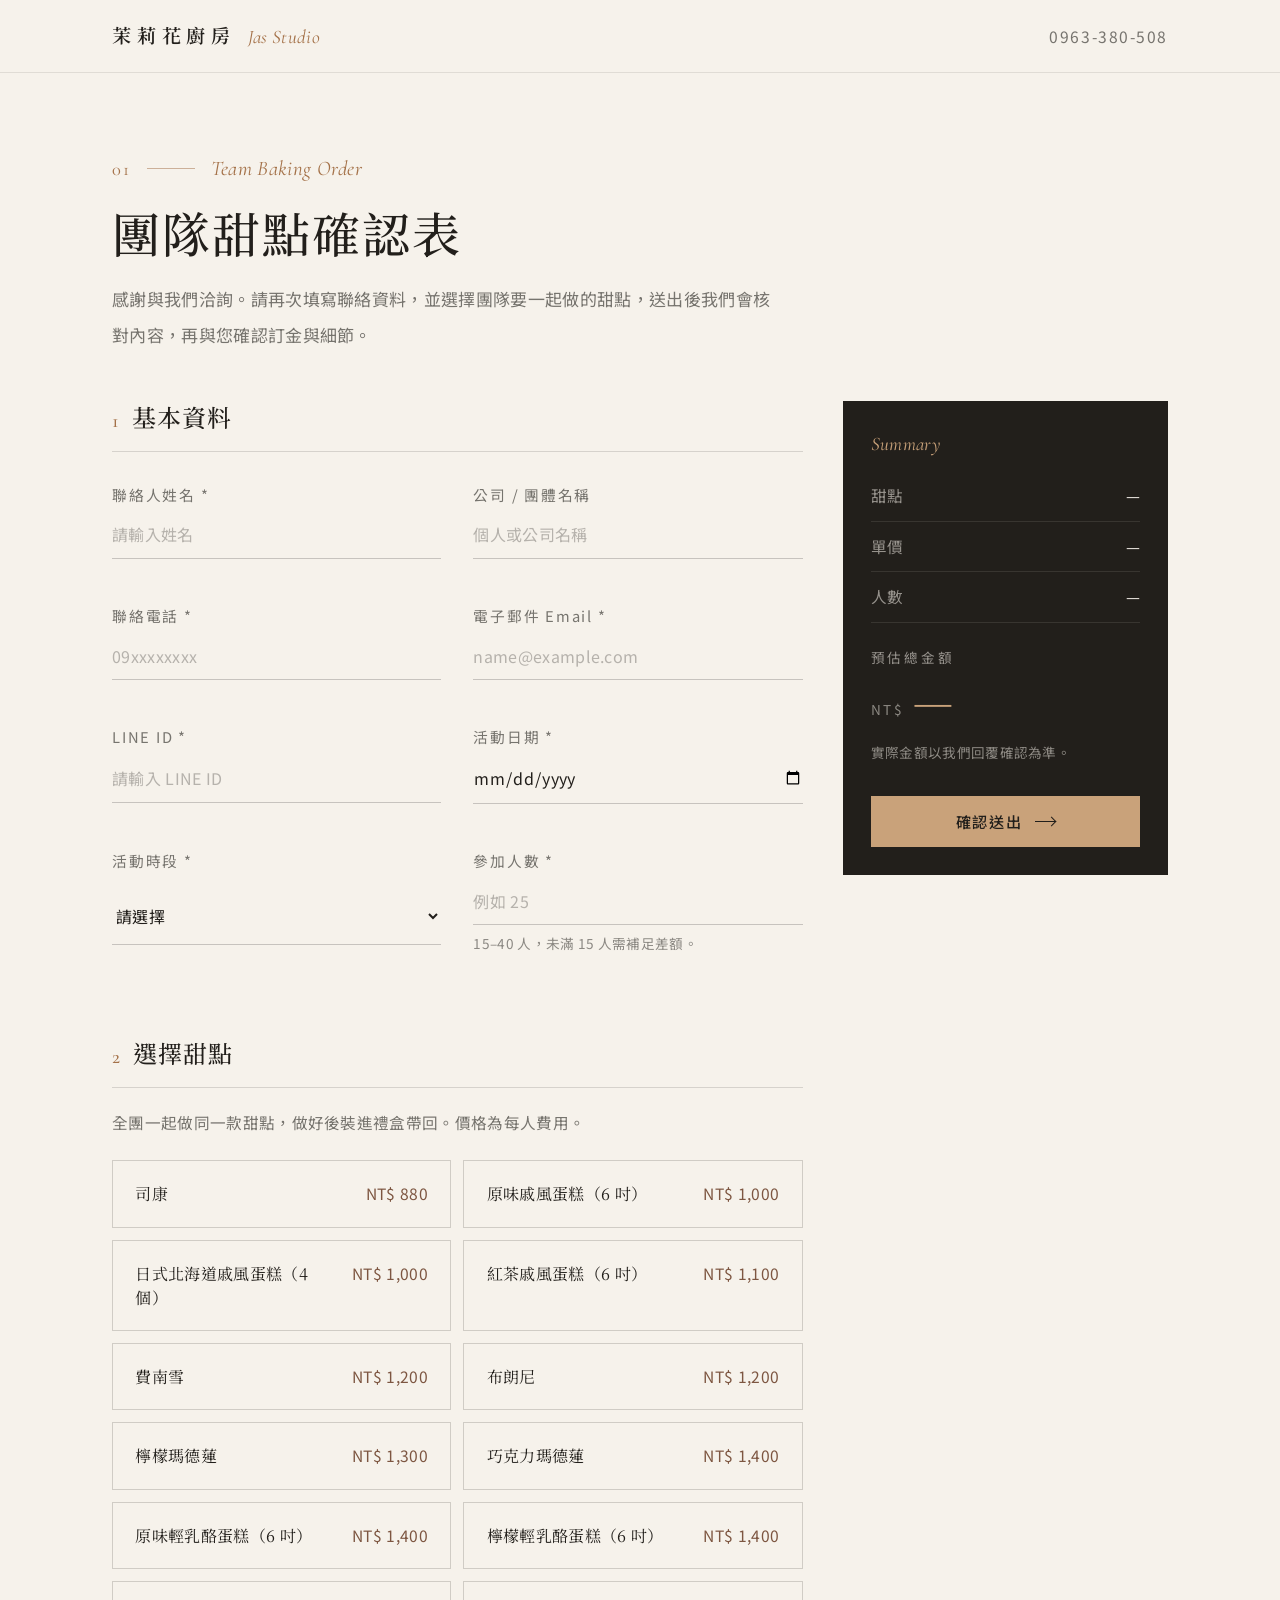
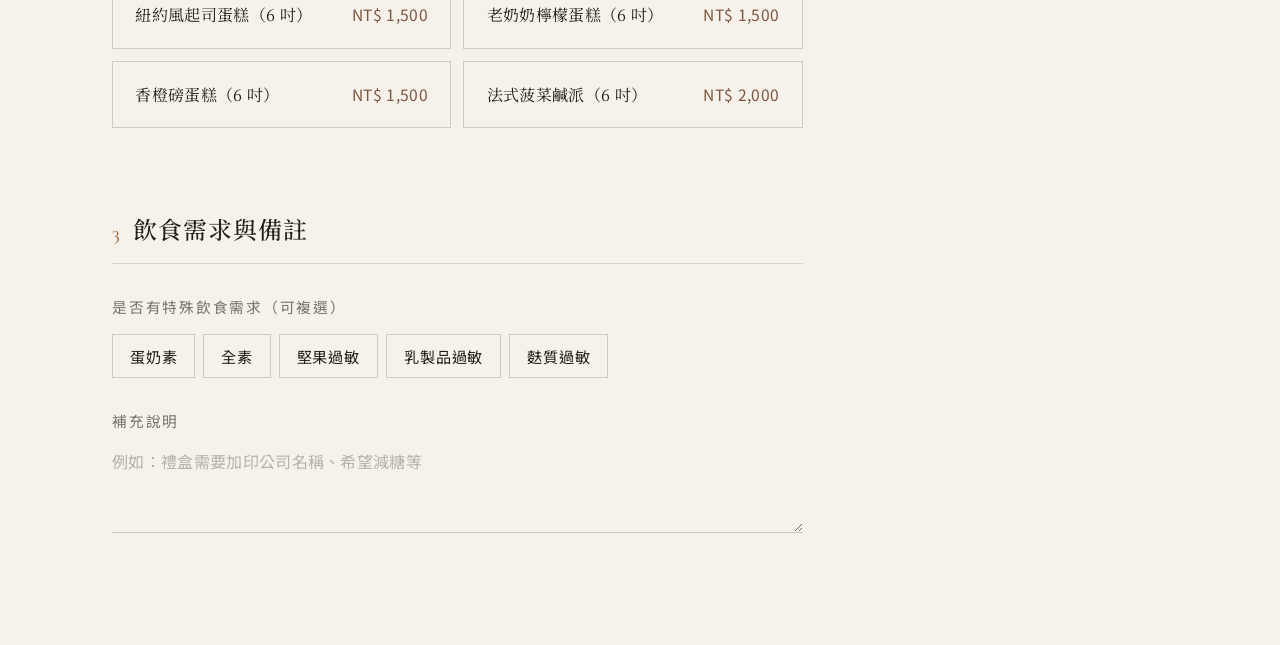
<file: dessert.html>
<!doctype html>
<html lang="zh-Hant">
<head>
	<!-- Google tag (gtag.js) -->
	<script async src="https://www.googletagmanager.com/gtag/js?id=G-F0FWMT22MZ"></script>
	<script>
		window.dataLayer = window.dataLayer || [];
		function gtag(){dataLayer.push(arguments);}
		gtag('js', new Date());
		gtag('config', 'G-F0FWMT22MZ');
	</script>
	<!-- Microsoft Clarity -->
	<script type="text/javascript">
		(function(c,l,a,r,i,t,y){
			c[a]=c[a]||function(){(c[a].q=c[a].q||[]).push(arguments)};
			t=l.createElement(r);t.async=1;t.src="https://www.clarity.ms/tag/"+i;
			y=l.getElementsByTagName(r)[0];y.parentNode.insertBefore(t,y);
		})(window, document, "clarity", "script", "ytkfrgd1cv");
	</script>
	<meta charset="UTF-8">
	<meta name="viewport" content="width=device-width, initial-scale=1.0, viewport-fit=cover">
	<meta name="robots" content="noindex, nofollow">
	<meta name="theme-color" content="#f6f2eb">
	<title>團隊甜點確認表｜茉莉花廚房 Jas Studio</title>
	<link rel="icon" href="data:image/svg+xml,%3Csvg xmlns='http://www.w3.org/2000/svg' viewBox='0 0 64 64'%3E%3Crect width='64' height='64' fill='%23221f1b'/%3E%3Ctext x='32' y='43' font-size='30' text-anchor='middle' fill='%23c9a27a' font-family='serif'%3E茉%3C/text%3E%3C/svg%3E">
	<link rel="preconnect" href="https://fonts.googleapis.com">
	<link rel="preconnect" href="https://fonts.gstatic.com" crossorigin>
	<link href="https://fonts.googleapis.com/css2?family=Cormorant+Garamond:ital,wght@0,400;0,500;1,400&family=Noto+Sans+TC:wght@400;500&family=Noto+Serif+TC:wght@500;600&display=swap" rel="stylesheet">
	<style>
		body { background: #f6f2eb; color: #221f1b; letter-spacing: 0.02em; }
		h1, h2, h3 { text-wrap: balance; letter-spacing: 0.04em; }
		p { text-wrap: pretty; }
		.en { font-family: 'Cormorant Garamond', serif; }
		.kicker { display: flex; align-items: baseline; gap: 1rem; color: #a47148; }
		.kicker .num { font-family: 'Cormorant Garamond', serif; font-size: 1.15rem; letter-spacing: 0.1em; }
		.kicker .line { width: 3rem; height: 1px; background: currentColor; opacity: 0.5; align-self: center; }
		.kicker .label { font-family: 'Cormorant Garamond', serif; font-style: italic; font-size: 1.3rem; }

		.btn { display: inline-flex; align-items: center; justify-content: center; gap: 0.75rem; padding: 1rem 1.7rem; font-size: 0.95rem; font-weight: 500; letter-spacing: 0.12em; line-height: 1.2; transition: background-color 0.35s ease; }
		.btn .arrow { display: inline-block; width: 1.25rem; height: 1px; background: currentColor; position: relative; transition: width 0.35s ease; }
		.btn .arrow::after { content: ''; position: absolute; right: 0; top: -3px; width: 7px; height: 7px; border-top: 1px solid currentColor; border-right: 1px solid currentColor; transform: rotate(45deg); }
		.btn:hover .arrow { width: 1.9rem; }
		.btn-dark { background: #221f1b; color: #f6f2eb; }
		.btn-dark:hover { background: #7d5641; }
		a:focus-visible, button:focus-visible { outline: 1px solid #a47148; outline-offset: 4px; }

		.form-field { display: grid; gap: 0.35rem; }
		.form-field label, .form-label { font-size: 0.92rem; letter-spacing: 0.12em; color: rgba(34, 31, 27, 0.6); }
		.form-field input, .form-field textarea, .form-field select { width: 100%; border: 0; border-bottom: 1px solid rgba(34, 31, 27, 0.22); background: transparent; padding: 0.7rem 0; font-size: 1rem; outline: none; border-radius: 0; transition: border-color 0.3s ease; }
		.form-field input::placeholder, .form-field textarea::placeholder { color: rgba(34, 31, 27, 0.3); }
		.form-field input:focus, .form-field textarea:focus, .form-field select:focus { border-color: #221f1b; }
		[aria-invalid="true"] { border-color: #a4321f !important; }
		.form-error { min-height: 1.3rem; color: #a4321f; font-size: 0.85rem; }

		.chip-group { display: flex; flex-wrap: wrap; gap: 0.5rem; }
		.chip-group input { position: absolute; opacity: 0; pointer-events: none; }
		.chip-group label { cursor: pointer; border: 1px solid rgba(34, 31, 27, 0.18); padding: 0.6rem 1.05rem; font-size: 0.95rem; letter-spacing: 0.06em; transition: all 0.3s ease; }
		.chip-group label:hover { border-color: #221f1b; }
		.chip-group input:checked + label { border-color: #221f1b; background: #221f1b; color: #f6f2eb; }
		.chip-group input:focus-visible + label { outline: 1px solid #a47148; outline-offset: 3px; }

		/* 方案選擇卡 */
		.plan-option input { position: absolute; opacity: 0; pointer-events: none; }
		.plan-option label { display: flex; height: 100%; cursor: pointer; flex-direction: column; border: 1px solid rgba(34, 31, 27, 0.18); padding: 1.25rem 1.4rem; transition: all 0.3s ease; }
		.plan-option label:hover { border-color: #221f1b; }
		.plan-option input:checked + label { border-color: #221f1b; background: #221f1b; color: #f6f2eb; }
		.plan-option input:checked + label .muted { color: rgba(246, 242, 235, 0.6); }
		.plan-option input:checked + label .price { color: #c9a27a; }
		.plan-option input:focus-visible + label { outline: 1px solid #a47148; outline-offset: 3px; }

		.form-status { padding: 0.9rem 1rem; font-size: 0.975rem; line-height: 1.7; }
	</style>
	<link rel="stylesheet" href="./styles.css?v=1">
</head>
<body class="font-sans antialiased selection:bg-gold selection:text-ink">
	<header class="border-b border-ink/10">
		<div class="mx-auto flex max-w-[72rem] items-baseline justify-between gap-4 px-5 py-5 lg:px-12">
			<a href="./index.html" class="flex items-baseline gap-3"><span class="font-display text-lg font-semibold tracking-[0.3em]">茉莉花廚房</span><span class="en whitespace-nowrap text-lg italic text-amber">Jas Studio</span></a>
			<a href="tel:0963380508" class="text-sm tracking-[0.1em] text-ink/60 hover:text-ink">0963-380-508</a>
		</div>
	</header>

	<main class="mx-auto max-w-[72rem] px-5 pb-28 pt-14 lg:px-12 lg:pt-20">
		<p class="kicker"><span class="num">01</span><span class="line"></span><span class="label">Team Baking Order</span></p>
		<h1 class="mt-6 font-display text-4xl font-medium leading-[1.35] sm:text-5xl">團隊甜點確認表</h1>
		<p class="mt-6 max-w-2xl text-base leading-9 text-ink/60">感謝與我們洽詢。請再次填寫聯絡資料，並選擇團隊要一起做的甜點，送出後我們會核對內容，再與您確認訂金與細節。</p>

		<div id="formStatus" class="form-status mt-10 hidden" role="status" aria-live="polite"></div>

		<form id="orderForm" class="mt-12 grid gap-12 lg:grid-cols-12 lg:gap-10" novalidate>
			<input type="hidden" name="_subject" id="subjectField">
			<input type="hidden" name="訂單摘要" id="summaryField">

			<div class="grid gap-14 lg:col-span-8">
				<!-- 1 基本資料 -->
				<section>
					<h2 class="flex items-baseline gap-3 border-b border-ink/15 pb-4 font-display text-2xl font-medium"><span class="en text-xl text-amber">1</span>基本資料</h2>
					<div class="mt-8 grid gap-x-8 gap-y-5 sm:grid-cols-2">
						<div class="form-field"><label for="name">聯絡人姓名 *</label><input id="name" name="聯絡人" type="text" required autocomplete="name" placeholder="請輸入姓名"><p class="form-error" data-for="name"></p></div>
						<div class="form-field"><label for="company">公司 / 團體名稱</label><input id="company" name="公司團體" type="text" autocomplete="organization" placeholder="個人或公司名稱"><p class="form-error"></p></div>
						<div class="form-field"><label for="phone">聯絡電話 *</label><input id="phone" name="電話" type="tel" required inputmode="numeric" maxlength="12" autocomplete="tel" placeholder="09xxxxxxxx"><p class="form-error" data-for="phone"></p></div>
						<div class="form-field"><label for="email">電子郵件 Email *</label><input id="email" name="email" type="email" required autocomplete="email" placeholder="name@example.com"><p class="form-error" data-for="email"></p></div>
						<div class="form-field"><label for="lineId">LINE ID *</label><input id="lineId" name="LINE ID" type="text" required autocomplete="off" autocapitalize="off" spellcheck="false" placeholder="請輸入 LINE ID"><p class="form-error" data-for="lineId"></p></div>
						<div class="form-field"><label for="date">活動日期 *</label><input id="date" name="活動日期" type="date" required><p class="form-error" data-for="date"></p></div>
						<div class="form-field"><label for="slot">活動時段 *</label><select id="slot" name="活動時段" required><option value="">請選擇</option><option>上午</option><option>下午</option><option>晚上</option></select><p class="form-error" data-for="slot"></p></div>
						<div class="form-field"><label for="people">參加人數 *</label><input id="people" name="參加人數" type="number" required min="1" max="40" inputmode="numeric" placeholder="例如 25"><p class="text-xs leading-6 text-ink/50">15–40 人，未滿 15 人需補足差額。</p><p class="form-error" data-for="people"></p></div>
					</div>
				</section>

				<!-- 2 甜點 -->
				<section>
					<h2 class="flex items-baseline gap-3 border-b border-ink/15 pb-4 font-display text-2xl font-medium"><span class="en text-xl text-amber">2</span>選擇甜點</h2>
					<p class="mt-5 text-sm leading-7 text-ink/60">全團一起做同一款甜點，做好後裝進禮盒帶回。價格為每人費用。</p>
					<div id="dessertOptions" class="mt-6 grid gap-3 sm:grid-cols-2"></div>
					<p class="form-error mt-2" data-for="dessert"></p>
				</section>

				<!-- 3 飲食需求 -->
				<section>
					<h2 class="flex items-baseline gap-3 border-b border-ink/15 pb-4 font-display text-2xl font-medium"><span class="en text-xl text-amber">3</span>飲食需求與備註</h2>
					<p class="form-label mt-8 mb-4">是否有特殊飲食需求（可複選）</p>
					<div class="chip-group">
						<input type="checkbox" name="飲食需求" id="d1" value="蛋奶素"><label for="d1">蛋奶素</label>
						<input type="checkbox" name="飲食需求" id="d2" value="全素"><label for="d2">全素</label>
						<input type="checkbox" name="飲食需求" id="d3" value="堅果過敏"><label for="d3">堅果過敏</label>
						<input type="checkbox" name="飲食需求" id="d4" value="乳製品過敏"><label for="d4">乳製品過敏</label>
						<input type="checkbox" name="飲食需求" id="d5" value="麩質過敏"><label for="d5">麩質過敏</label>
					</div>
					<div class="form-field mt-8"><label for="note">補充說明</label><textarea id="note" name="備註" rows="3" placeholder="例如：禮盒需要加印公司名稱、希望減糖等"></textarea></div>
				</section>
			</div>

			<!-- 摘要 -->
			<aside class="lg:col-span-4">
				<div class="bg-ink p-7 text-paper lg:sticky lg:top-8">
					<p class="en text-lg italic text-gold">Summary</p>
					<dl class="mt-6 grid gap-3 text-sm">
						<div class="flex justify-between gap-4 border-b border-paper/10 pb-3"><dt class="shrink-0 text-paper/55">甜點</dt><dd id="sumItem" class="text-right">—</dd></div>
						<div class="flex justify-between gap-4 border-b border-paper/10 pb-3"><dt class="text-paper/55">單價</dt><dd id="sumPrice">—</dd></div>
						<div class="flex justify-between gap-4 border-b border-paper/10 pb-3"><dt class="text-paper/55">人數</dt><dd id="sumPeople">—</dd></div>
					</dl>
					<p class="mt-6 text-xs tracking-[0.2em] text-paper/55">預估總金額</p>
					<p class="mt-2 flex items-baseline gap-2"><span class="text-xs tracking-[0.2em] text-paper/50">NT$</span><span id="sumTotal" class="en text-5xl leading-none text-gold">—</span></p>
					<p class="mt-4 text-xs leading-6 text-paper/50">實際金額以我們回覆確認為準。</p>
					<button type="submit" id="submitBtn" class="btn mt-8 w-full bg-gold text-ink hover:bg-paper disabled:cursor-not-allowed disabled:opacity-60"><span id="submitLabel">確認送出</span> <span class="arrow" aria-hidden="true"></span></button>
				</div>
			</aside>
		</form>
	</main>

	<script>
		const FORMSPREE_ENDPOINT = 'https://formspree.io/f/xljdloyg';

		const DESSERTS = [
			['司康', 880], ['原味戚風蛋糕（6 吋）', 1000], ['日式北海道戚風蛋糕（4 個）', 1000], ['紅茶戚風蛋糕（6 吋）', 1100],
			['費南雪', 1200], ['布朗尼', 1200], ['檸檬瑪德蓮', 1300], ['巧克力瑪德蓮', 1400],
			['原味輕乳酪蛋糕（6 吋）', 1400], ['檸檬輕乳酪蛋糕（6 吋）', 1400], ['紐約風起司蛋糕（6 吋）', 1500], ['老奶奶檸檬蛋糕（6 吋）', 1500], ['香橙磅蛋糕（6 吋）', 1500], ['法式菠菜鹹派（6 吋）', 2000]
		];
		const money = (n) => n.toLocaleString('en-US');

		const form = document.querySelector('#orderForm');
		const peopleInput = document.querySelector('#people');

		document.querySelector('#dessertOptions').innerHTML = DESSERTS.map(([name, price], i) => `
			<div class="plan-option"><input type="radio" name="甜點" id="dessert${i}" value="${name}" data-price="${price}">
			<label for="dessert${i}" class="!flex-row items-baseline justify-between gap-4"><span class="font-display">${name}</span><span class="price shrink-0 text-sm text-clay">NT$ ${money(price)}</span></label></div>`).join('');

		const current = () => form.querySelector('input[name="甜點"]:checked');
		const people = () => parseInt(peopleInput.value, 10) || 0;

		function updateAll() {
			const pick = current();
			const price = pick ? Number(pick.dataset.price) : 0;
			const n = people();
			document.querySelector('#sumItem').textContent = pick ? pick.value : '—';
			document.querySelector('#sumPrice').textContent = pick ? `NT$ ${money(price)}` : '—';
			document.querySelector('#sumPeople').textContent = n ? `${n} 位` : '—';
			document.querySelector('#sumTotal').textContent = pick && n ? money(price * n) : '—';
		}
		form.addEventListener('change', (e) => {
			if (e.target.name === '甜點') setError('dessert', '');
			updateAll();
		});
		form.addEventListener('input', updateAll);

		// 驗證
		function setError(id, message) {
			const el = form.querySelector(`[data-for="${id}"]`);
			if (el) el.textContent = message;
			const input = document.getElementById(id);
			if (input) input.setAttribute('aria-invalid', String(Boolean(message)));
		}
		const checks = {
			name: (v) => v ? '' : '請填寫姓名',
			phone: (v) => /^09\d{8}$/.test(v.replace(/[\s-]/g, '')) ? '' : '請輸入正確的 09 開頭 10 碼手機號碼',
			email: (v) => /^[^\s@]+@[^\s@]+\.[^\s@]+$/.test(v) ? '' : '請輸入有效的 Email',
			lineId: (v) => v ? '' : '請填寫 LINE ID',
			date: (v) => v ? '' : '請選擇活動日期',
			slot: (v) => v ? '' : '請選擇活動時段',
			people: (v) => parseInt(v, 10) > 0 ? '' : '請填寫參加人數'
		};
		function validate() {
			let first = null;
			for (const [id, check] of Object.entries(checks)) {
				const message = check(document.getElementById(id).value.trim());
				setError(id, message);
				if (message && !first) first = document.getElementById(id);
			}
			if (!current()) { setError('dessert', '請選擇一款甜點'); first ||= document.querySelector('#dessert0'); }
			return first;
		}

		function buildSummary() {
			const pick = current();
			const price = Number(pick.dataset.price);
			return `甜點：${pick.value}（全團）\nNT$ ${money(price)} × ${people()} 位 = NT$ ${money(price * people())}\n成品以禮盒帶回，不含用餐`;
		}

		const statusBox = document.querySelector('#formStatus');
		function setStatus(message, ok) {
			statusBox.textContent = message;
			statusBox.className = `form-status mt-10 border-l-2 ${ok ? 'border-sage bg-sage/10 text-sage' : 'border-red-800 bg-red-50 text-red-900'}`;
			statusBox.scrollIntoView({ behavior: 'smooth', block: 'center' });
		}
		const fallback = '表單暫時無法送出，請稍後再試，或直接撥打 0963-380-508、加 LINE：hwc.sunny 與我們聯絡。';

		form.addEventListener('submit', async (e) => {
			e.preventDefault();
			const first = validate();
			if (first) { first.scrollIntoView({ behavior: 'smooth', block: 'center' }); if (first.focus) first.focus({ preventScroll: true }); return; }

			const company = document.querySelector('#company').value.trim();
			document.querySelector('#subjectField').value = `團隊甜點確認｜${company || document.querySelector('#name').value.trim()}｜${document.querySelector('#date').value} ${people()} 位 ${current().value}`;
			document.querySelector('#summaryField').value = buildSummary();
			const data = new FormData(form);
			data.set('飲食需求', data.getAll('飲食需求').join('、') || '無');

			const button = document.querySelector('#submitBtn');
			const label = document.querySelector('#submitLabel');
			button.disabled = true;
			label.textContent = '正在送出…';
			try {
				const res = await fetch(FORMSPREE_ENDPOINT, { method: 'POST', body: data, headers: { Accept: 'application/json' } });
				if (!res.ok) throw new Error('Formspree request failed');
				setStatus('已收到您的甜點確認！我們會在 1–2 個工作天內核對並回覆。', true);
				form.reset();
				updateAll();
			} catch (err) {
				setStatus(fallback, false);
			} finally {
				button.disabled = false;
				label.textContent = '確認送出';
			}
		});

		document.querySelector('#date').min = new Date().toISOString().slice(0, 10);
	</script>
	<script src="track.js?v=2"></script>
</body>
</html>
</file>
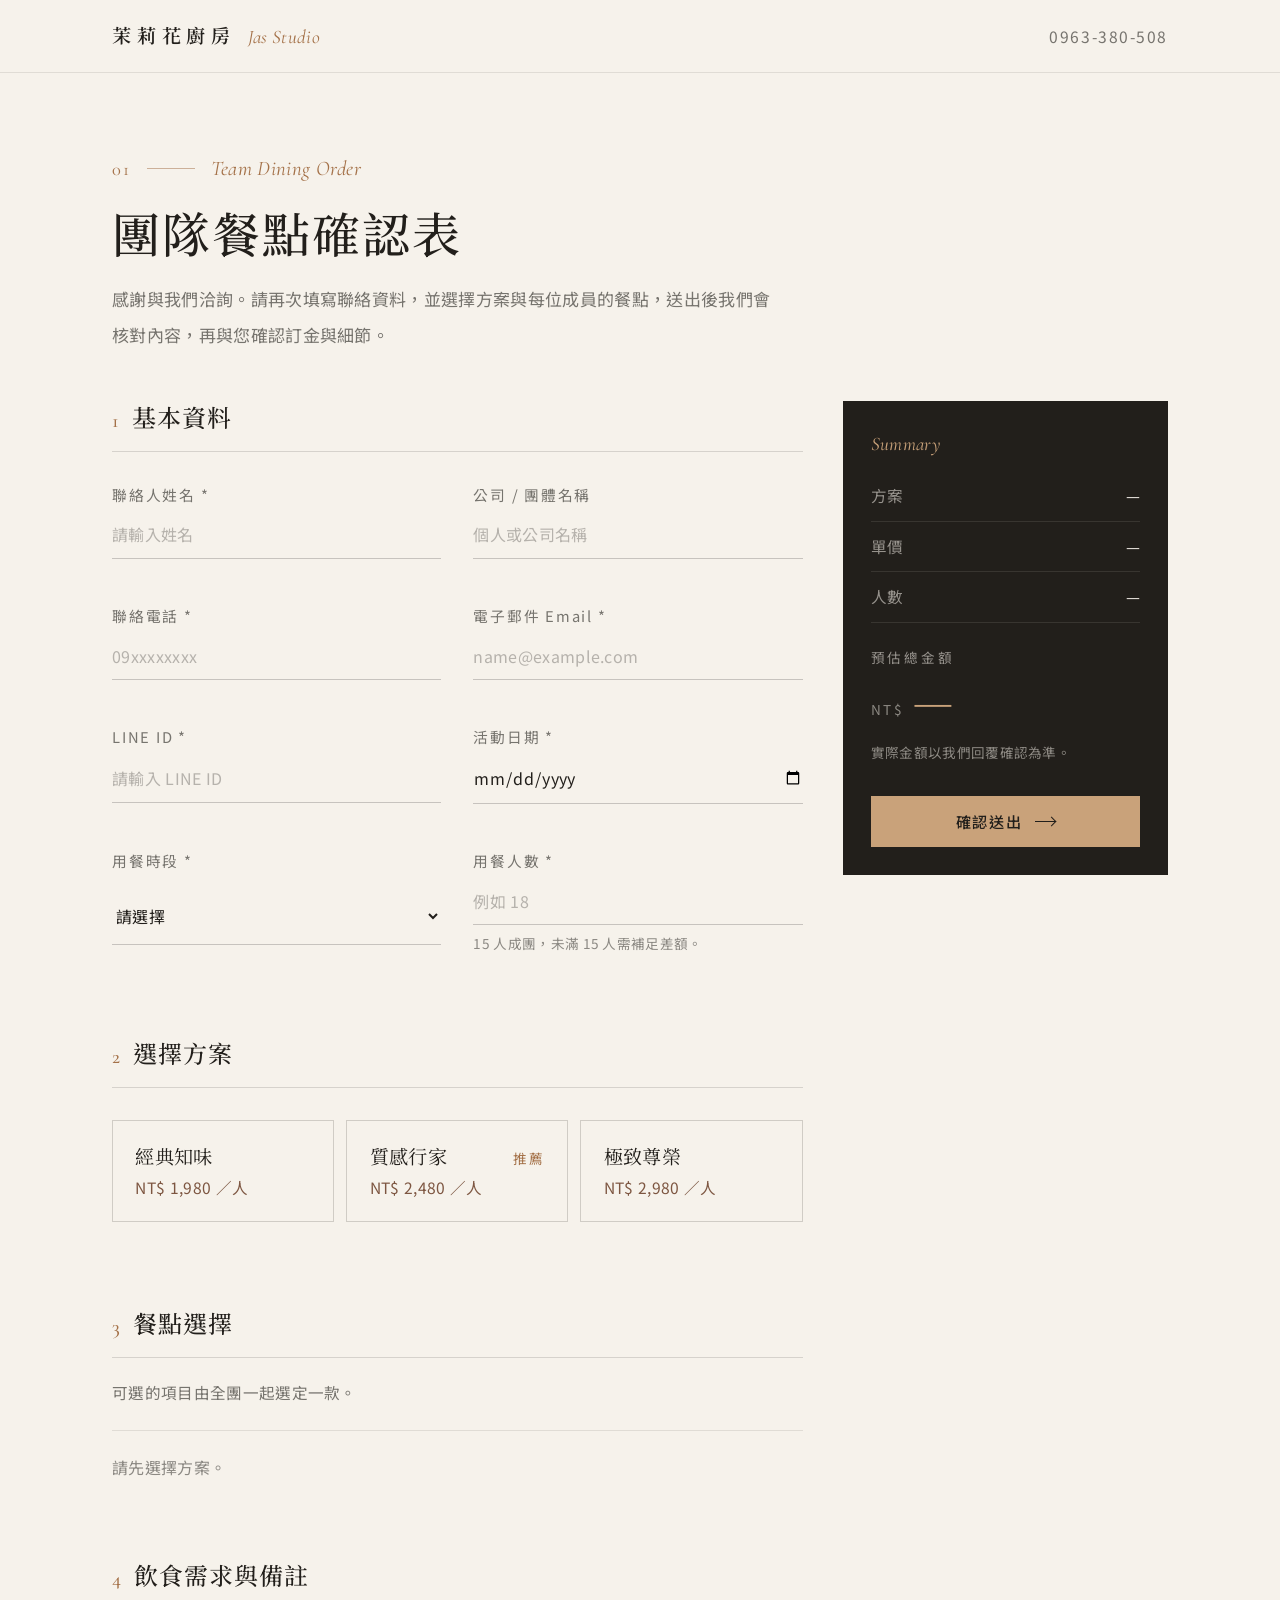
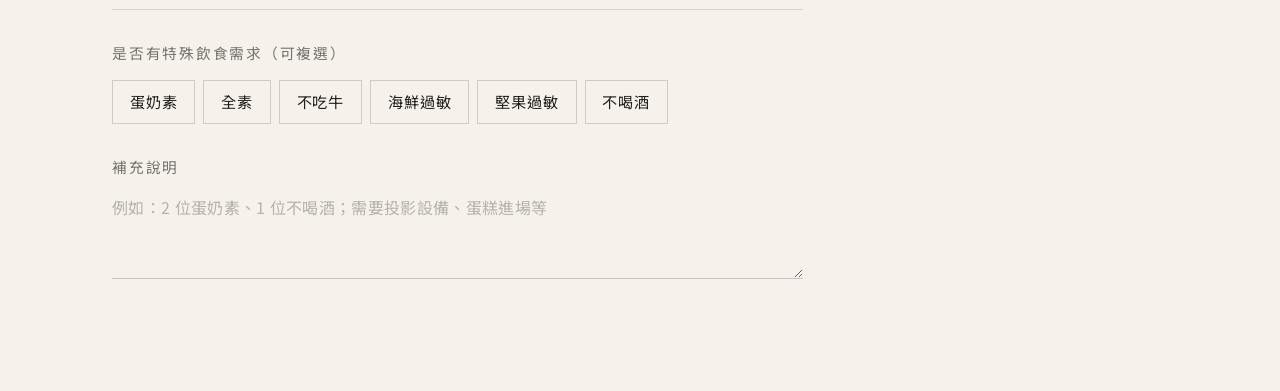
<file: order.html>
<!doctype html>
<html lang="zh-Hant">
<head>
	<!-- Google tag (gtag.js) -->
	<script async src="https://www.googletagmanager.com/gtag/js?id=G-F0FWMT22MZ"></script>
	<script>
		window.dataLayer = window.dataLayer || [];
		function gtag(){dataLayer.push(arguments);}
		gtag('js', new Date());
		gtag('config', 'G-F0FWMT22MZ');
	</script>
	<!-- Microsoft Clarity -->
	<script type="text/javascript">
		(function(c,l,a,r,i,t,y){
			c[a]=c[a]||function(){(c[a].q=c[a].q||[]).push(arguments)};
			t=l.createElement(r);t.async=1;t.src="https://www.clarity.ms/tag/"+i;
			y=l.getElementsByTagName(r)[0];y.parentNode.insertBefore(t,y);
		})(window, document, "clarity", "script", "ytkfrgd1cv");
	</script>
	<meta charset="UTF-8">
	<meta name="viewport" content="width=device-width, initial-scale=1.0, viewport-fit=cover">
	<meta name="robots" content="noindex, nofollow">
	<meta name="theme-color" content="#f6f2eb">
	<title>團隊餐點確認表｜茉莉花廚房 Jas Studio</title>
	<link rel="icon" href="data:image/svg+xml,%3Csvg xmlns='http://www.w3.org/2000/svg' viewBox='0 0 64 64'%3E%3Crect width='64' height='64' fill='%23221f1b'/%3E%3Ctext x='32' y='43' font-size='30' text-anchor='middle' fill='%23c9a27a' font-family='serif'%3E茉%3C/text%3E%3C/svg%3E">
	<link rel="preconnect" href="https://fonts.googleapis.com">
	<link rel="preconnect" href="https://fonts.gstatic.com" crossorigin>
	<link href="https://fonts.googleapis.com/css2?family=Cormorant+Garamond:ital,wght@0,400;0,500;1,400&family=Noto+Sans+TC:wght@400;500&family=Noto+Serif+TC:wght@500;600&display=swap" rel="stylesheet">
	<style>
		body { background: #f6f2eb; color: #221f1b; letter-spacing: 0.02em; }
		h1, h2, h3 { text-wrap: balance; letter-spacing: 0.04em; }
		p { text-wrap: pretty; }
		.en { font-family: 'Cormorant Garamond', serif; }
		.kicker { display: flex; align-items: baseline; gap: 1rem; color: #a47148; }
		.kicker .num { font-family: 'Cormorant Garamond', serif; font-size: 1.15rem; letter-spacing: 0.1em; }
		.kicker .line { width: 3rem; height: 1px; background: currentColor; opacity: 0.5; align-self: center; }
		.kicker .label { font-family: 'Cormorant Garamond', serif; font-style: italic; font-size: 1.3rem; }

		.btn { display: inline-flex; align-items: center; justify-content: center; gap: 0.75rem; padding: 1rem 1.7rem; font-size: 0.95rem; font-weight: 500; letter-spacing: 0.12em; line-height: 1.2; transition: background-color 0.35s ease; }
		.btn .arrow { display: inline-block; width: 1.25rem; height: 1px; background: currentColor; position: relative; transition: width 0.35s ease; }
		.btn .arrow::after { content: ''; position: absolute; right: 0; top: -3px; width: 7px; height: 7px; border-top: 1px solid currentColor; border-right: 1px solid currentColor; transform: rotate(45deg); }
		.btn:hover .arrow { width: 1.9rem; }
		.btn-dark { background: #221f1b; color: #f6f2eb; }
		.btn-dark:hover { background: #7d5641; }
		a:focus-visible, button:focus-visible { outline: 1px solid #a47148; outline-offset: 4px; }

		.form-field { display: grid; gap: 0.35rem; }
		.form-field label, .form-label { font-size: 0.92rem; letter-spacing: 0.12em; color: rgba(34, 31, 27, 0.6); }
		.form-field input, .form-field textarea, .form-field select { width: 100%; border: 0; border-bottom: 1px solid rgba(34, 31, 27, 0.22); background: transparent; padding: 0.7rem 0; font-size: 1rem; outline: none; border-radius: 0; transition: border-color 0.3s ease; }
		.form-field input::placeholder, .form-field textarea::placeholder { color: rgba(34, 31, 27, 0.3); }
		.form-field input:focus, .form-field textarea:focus, .form-field select:focus { border-color: #221f1b; }
		[aria-invalid="true"] { border-color: #a4321f !important; }
		.form-error { min-height: 1.3rem; color: #a4321f; font-size: 0.85rem; }

		.chip-group { display: flex; flex-wrap: wrap; gap: 0.5rem; }
		.chip-group input { position: absolute; opacity: 0; pointer-events: none; }
		.chip-group label { cursor: pointer; border: 1px solid rgba(34, 31, 27, 0.18); padding: 0.6rem 1.05rem; font-size: 0.95rem; letter-spacing: 0.06em; transition: all 0.3s ease; }
		.chip-group label:hover { border-color: #221f1b; }
		.chip-group input:checked + label { border-color: #221f1b; background: #221f1b; color: #f6f2eb; }
		.chip-group input:focus-visible + label { outline: 1px solid #a47148; outline-offset: 3px; }

		/* 方案選擇卡 */
		.plan-option input { position: absolute; opacity: 0; pointer-events: none; }
		.plan-option label { display: flex; height: 100%; cursor: pointer; flex-direction: column; border: 1px solid rgba(34, 31, 27, 0.18); padding: 1.25rem 1.4rem; transition: all 0.3s ease; }
		.plan-option label:hover { border-color: #221f1b; }
		.plan-option input:checked + label { border-color: #221f1b; background: #221f1b; color: #f6f2eb; }
		.plan-option input:checked + label .muted { color: rgba(246, 242, 235, 0.6); }
		.plan-option input:checked + label .price { color: #c9a27a; }
		.plan-option input:focus-visible + label { outline: 1px solid #a47148; outline-offset: 3px; }

		.form-status { padding: 0.9rem 1rem; font-size: 0.975rem; line-height: 1.7; }
	</style>
	<link rel="stylesheet" href="./styles.css?v=1">
</head>
<body class="font-sans antialiased selection:bg-gold selection:text-ink">
	<header class="border-b border-ink/10">
		<div class="mx-auto flex max-w-[72rem] items-baseline justify-between gap-4 px-5 py-5 lg:px-12">
			<a href="./index.html" class="flex items-baseline gap-3"><span class="font-display text-lg font-semibold tracking-[0.3em]">茉莉花廚房</span><span class="en whitespace-nowrap text-lg italic text-amber">Jas Studio</span></a>
			<a href="tel:0963380508" class="text-sm tracking-[0.1em] text-ink/60 hover:text-ink">0963-380-508</a>
		</div>
	</header>

	<main class="mx-auto max-w-[72rem] px-5 pb-28 pt-14 lg:px-12 lg:pt-20">
		<p class="kicker"><span class="num">01</span><span class="line"></span><span class="label">Team Dining Order</span></p>
		<h1 class="mt-6 font-display text-4xl font-medium leading-[1.35] sm:text-5xl">團隊餐點確認表</h1>
		<p class="mt-6 max-w-2xl text-base leading-9 text-ink/60">感謝與我們洽詢。請再次填寫聯絡資料，並選擇方案與每位成員的餐點，送出後我們會核對內容，再與您確認訂金與細節。</p>

		<div id="formStatus" class="form-status mt-10 hidden" role="status" aria-live="polite"></div>

		<form id="orderForm" class="mt-12 grid gap-12 lg:grid-cols-12 lg:gap-10" novalidate>
			<input type="hidden" name="_subject" id="subjectField">
			<input type="hidden" name="訂單摘要" id="summaryField">

			<div class="grid gap-14 lg:col-span-8">
				<!-- 1 基本資料 -->
				<section>
					<h2 class="flex items-baseline gap-3 border-b border-ink/15 pb-4 font-display text-2xl font-medium"><span class="en text-xl text-amber">1</span>基本資料</h2>
					<div class="mt-8 grid gap-x-8 gap-y-5 sm:grid-cols-2">
						<div class="form-field"><label for="name">聯絡人姓名 *</label><input id="name" name="聯絡人" type="text" required autocomplete="name" placeholder="請輸入姓名"><p class="form-error" data-for="name"></p></div>
						<div class="form-field"><label for="company">公司 / 團體名稱</label><input id="company" name="公司團體" type="text" autocomplete="organization" placeholder="個人或公司名稱"><p class="form-error"></p></div>
						<div class="form-field"><label for="phone">聯絡電話 *</label><input id="phone" name="電話" type="tel" required inputmode="numeric" maxlength="12" autocomplete="tel" placeholder="09xxxxxxxx"><p class="form-error" data-for="phone"></p></div>
						<div class="form-field"><label for="email">電子郵件 Email *</label><input id="email" name="email" type="email" required autocomplete="email" placeholder="name@example.com"><p class="form-error" data-for="email"></p></div>
						<div class="form-field"><label for="lineId">LINE ID *</label><input id="lineId" name="LINE ID" type="text" required autocomplete="off" autocapitalize="off" spellcheck="false" placeholder="請輸入 LINE ID"><p class="form-error" data-for="lineId"></p></div>
						<div class="form-field"><label for="date">活動日期 *</label><input id="date" name="活動日期" type="date" required><p class="form-error" data-for="date"></p></div>
						<div class="form-field"><label for="slot">用餐時段 *</label><select id="slot" name="用餐時段" required><option value="">請選擇</option><option>午餐</option><option>晚餐</option></select><p class="form-error" data-for="slot"></p></div>
						<div class="form-field"><label for="people">用餐人數 *</label><input id="people" name="用餐人數" type="number" required min="1" max="60" inputmode="numeric" placeholder="例如 18"><p class="text-xs leading-6 text-ink/50">15 人成團，未滿 15 人需補足差額。</p><p class="form-error" data-for="people"></p></div>
					</div>
				</section>

				<!-- 2 方案 -->
				<section>
					<h2 class="flex items-baseline gap-3 border-b border-ink/15 pb-4 font-display text-2xl font-medium"><span class="en text-xl text-amber">2</span>選擇方案</h2>
					<div id="planOptions" class="mt-8 grid gap-3 sm:grid-cols-3"></div>
					<p class="form-error mt-2" data-for="plan"></p>
				</section>

				<!-- 3 餐點 -->
				<section>
					<h2 class="flex items-baseline gap-3 border-b border-ink/15 pb-4 font-display text-2xl font-medium"><span class="en text-xl text-amber">3</span>餐點選擇</h2>
					<p class="mt-5 text-sm leading-7 text-ink/60">可選的項目由全團一起選定一款。</p>
					<div id="courses" class="mt-6"><p class="border-t border-ink/10 py-6 text-ink/50">請先選擇方案。</p></div>
				</section>

				<!-- 4 飲食需求 -->
				<section>
					<h2 class="flex items-baseline gap-3 border-b border-ink/15 pb-4 font-display text-2xl font-medium"><span class="en text-xl text-amber">4</span>飲食需求與備註</h2>
					<p class="form-label mt-8 mb-4">是否有特殊飲食需求（可複選）</p>
					<div class="chip-group">
						<input type="checkbox" name="飲食需求" id="d1" value="蛋奶素"><label for="d1">蛋奶素</label>
						<input type="checkbox" name="飲食需求" id="d2" value="全素"><label for="d2">全素</label>
						<input type="checkbox" name="飲食需求" id="d3" value="不吃牛"><label for="d3">不吃牛</label>
						<input type="checkbox" name="飲食需求" id="d4" value="海鮮過敏"><label for="d4">海鮮過敏</label>
						<input type="checkbox" name="飲食需求" id="d5" value="堅果過敏"><label for="d5">堅果過敏</label>
						<input type="checkbox" name="飲食需求" id="d6" value="不喝酒"><label for="d6">不喝酒</label>
					</div>
					<div class="form-field mt-8"><label for="note">補充說明</label><textarea id="note" name="備註" rows="3" placeholder="例如：2 位蛋奶素、1 位不喝酒；需要投影設備、蛋糕進場等"></textarea></div>
				</section>
			</div>

			<!-- 摘要 -->
			<aside class="lg:col-span-4">
				<div class="bg-ink p-7 text-paper lg:sticky lg:top-8">
					<p class="en text-lg italic text-gold">Summary</p>
					<dl class="mt-6 grid gap-3 text-sm">
						<div class="flex justify-between gap-4 border-b border-paper/10 pb-3"><dt class="text-paper/55">方案</dt><dd id="sumPlan">—</dd></div>
						<div class="flex justify-between gap-4 border-b border-paper/10 pb-3"><dt class="text-paper/55">單價</dt><dd id="sumPrice">—</dd></div>
						<div class="flex justify-between gap-4 border-b border-paper/10 pb-3"><dt class="text-paper/55">人數</dt><dd id="sumPeople">—</dd></div>
					</dl>
					<p class="mt-6 text-xs tracking-[0.2em] text-paper/55">預估總金額</p>
					<p class="mt-2 flex items-baseline gap-2"><span class="text-xs tracking-[0.2em] text-paper/50">NT$</span><span id="sumTotal" class="en text-5xl leading-none text-gold">—</span></p>
					<p class="mt-4 text-xs leading-6 text-paper/50">實際金額以我們回覆確認為準。</p>
					<button type="submit" id="submitBtn" class="btn mt-8 w-full bg-gold text-ink hover:bg-paper disabled:cursor-not-allowed disabled:opacity-60"><span id="submitLabel">確認送出</span> <span class="arrow" aria-hidden="true"></span></button>
				</div>
			</aside>
		</form>
	</main>

	<script>
		const FORMSPREE_ENDPOINT = 'https://formspree.io/f/xljdloyg';

		const SALADS = ['田園時蔬佐柑橘油醋', '凱薩沙拉佐帕瑪森脆片', '芝麻葉洋梨核桃沙拉'];
		const MAINS = ['迷迭香雞腿', '白酒醬魚排', '炙烤海鹽牛小排'];
		const SOUPS = ['洋蔥湯', '義式蔬菜湯', '馬賽魚湯'];
		const CHEF = '主廚當季隨選';
		// 字串：固定；陣列：全團選一款；{ groups }：分三組，小遊戲決定各組主餐
		const GAME_MAINS = { groups: MAINS };
		const PLANS = {
			A: { name: '經典知味', price: 1980, courses: { 餐前酒: CHEF, 前菜: CHEF, 沙拉: SALADS.slice(0, 2), 主餐: '迷迭香雞腿', 湯品: '洋蔥湯', 甜點: CHEF } },
			B: { name: '質感行家', price: 2480, courses: { 餐前酒: CHEF, 前菜: CHEF, 沙拉: SALADS, 主餐: GAME_MAINS, 湯品: '洋蔥湯', 甜點: CHEF } },
			C: { name: '極致尊榮', price: 2980, courses: { 餐前酒: CHEF, 前菜: CHEF, 沙拉: SALADS, 主餐: GAME_MAINS, 湯品: SOUPS, 甜點: CHEF } }
		};
		const money = (n) => n.toLocaleString('en-US');

		const form = document.querySelector('#orderForm');
		const peopleInput = document.querySelector('#people');
		const coursesBox = document.querySelector('#courses');

		document.querySelector('#planOptions').innerHTML = Object.entries(PLANS).map(([key, plan]) => `
			<div class="plan-option"><input type="radio" name="方案" id="plan${key}" value="${key}">
			<label for="plan${key}"><span class="flex items-baseline justify-between gap-2"><span class="font-display text-lg">${plan.name}</span>${key === 'B' ? '<span class="muted text-xs tracking-[0.15em] text-amber">推薦</span>' : ''}</span>
			<span class="price mt-1 text-sm text-clay">NT$ ${money(plan.price)} ／人</span></label></div>`).join('');

		const currentPlan = () => form.querySelector('input[name="方案"]:checked')?.value;
		const people = () => parseInt(peopleInput.value, 10) || 0;

		function renderCourses() {
			const key = currentPlan();
			if (!key) return;
			coursesBox.innerHTML = Object.entries(PLANS[key].courses).map(([course, value]) => {
				const head = (sub) => `<span class="pt-2 text-sm tracking-[0.15em] text-ink/55">${course}${sub ? `<span class="block text-xs tracking-[0.05em] text-amber">${sub}</span>` : ''}</span>`;
				if (typeof value === 'string') {
					return `<div class="grid grid-cols-[5rem_1fr] gap-4 border-t border-ink/10 py-5">${head()}<span class="pt-2">${value}</span></div>`;
				}
				if (value.groups) {
					return `<div class="grid gap-2 border-t border-ink/10 py-5 sm:grid-cols-[5rem_1fr] sm:gap-4">${head('分組決定')}
						<div class="pt-2"><p>${value.groups.join('・')}</p><p class="mt-2 text-sm leading-7 text-ink/55">當天大家分成三組玩個小遊戲，誰吃哪一道，就看遊戲結果囉！</p></div></div>`;
				}
				const chips = value.map((dish, i) => `<input type="radio" name="${course}" id="pick-${course}-${i}" value="${dish}"><label for="pick-${course}-${i}">${dish}</label>`).join('');
				return `<div class="grid gap-2 border-t border-ink/10 py-5 sm:grid-cols-[5rem_1fr] sm:gap-4" data-pick="${course}">${head(`全團 ${value.length} 選 1`)}
					<div><div class="chip-group">${chips}</div><p class="form-error mt-2" data-pick-error="${course}"></p></div></div>`;
			}).join('') + '<div class="border-t border-ink/10"></div>';
			updateAll();
		}

		function updateAll() {
			const key = currentPlan();
			const n = people();
			document.querySelector('#sumPlan').textContent = key ? `${key}｜${PLANS[key].name}` : '—';
			document.querySelector('#sumPrice').textContent = key ? `NT$ ${money(PLANS[key].price)}` : '—';
			document.querySelector('#sumPeople').textContent = n ? `${n} 位` : '—';
			document.querySelector('#sumTotal').textContent = key && n ? money(PLANS[key].price * n) : '—';
		}

		form.addEventListener('change', (e) => {
			if (e.target.name === '方案') { setError('plan', ''); renderCourses(); return; }
			const pickError = coursesBox.querySelector(`[data-pick-error="${e.target.name}"]`);
			if (pickError) pickError.textContent = '';
			updateAll();
		});
		form.addEventListener('input', updateAll);

		// 驗證
		function setError(id, message) {
			const el = form.querySelector(`[data-for="${id}"]`);
			if (el) el.textContent = message;
			const input = document.getElementById(id);
			if (input) input.setAttribute('aria-invalid', String(Boolean(message)));
		}
		const checks = {
			name: (v) => v ? '' : '請填寫姓名',
			phone: (v) => /^09\d{8}$/.test(v.replace(/[\s-]/g, '')) ? '' : '請輸入正確的 09 開頭 10 碼手機號碼',
			email: (v) => /^[^\s@]+@[^\s@]+\.[^\s@]+$/.test(v) ? '' : '請輸入有效的 Email',
			lineId: (v) => v ? '' : '請填寫 LINE ID',
			date: (v) => v ? '' : '請選擇活動日期',
			slot: (v) => v ? '' : '請選擇用餐時段',
			people: (v) => parseInt(v, 10) > 0 ? '' : '請填寫用餐人數'
		};
		function validate() {
			let first = null;
			for (const [id, check] of Object.entries(checks)) {
				const message = check(document.getElementById(id).value.trim());
				setError(id, message);
				if (message && !first) first = document.getElementById(id);
			}
			if (!currentPlan()) { setError('plan', '請選擇方案'); first ||= document.querySelector('#planA'); }
			coursesBox.querySelectorAll('[data-pick]').forEach((group) => {
				const course = group.dataset.pick;
				if (form.querySelector(`input[name="${course}"]:checked`)) return;
				group.querySelector('[data-pick-error]').textContent = `請選擇一款${course}`;
				first ||= group;
			});
			return first;
		}

		function buildSummary() {
			const key = currentPlan();
			const plan = PLANS[key];
			const lines = [`${plan.name}　NT$ ${money(plan.price)} × ${people()} 位 = NT$ ${money(plan.price * people())}`, ''];
			for (const [course, value] of Object.entries(plan.courses)) {
				if (typeof value === 'string') lines.push(`${course}：${value}`);
				else if (value.groups) lines.push(`${course}：${value.groups.join('、')}（三組小遊戲決定）`);
				else lines.push(`${course}：${form.querySelector(`input[name="${course}"]:checked`).value}（全團）`);
			}
			return lines.join('\n');
		}

		const statusBox = document.querySelector('#formStatus');
		function setStatus(message, ok) {
			statusBox.textContent = message;
			statusBox.className = `form-status mt-10 border-l-2 ${ok ? 'border-sage bg-sage/10 text-sage' : 'border-red-800 bg-red-50 text-red-900'}`;
			statusBox.scrollIntoView({ behavior: 'smooth', block: 'center' });
		}
		const fallback = '表單暫時無法送出，請稍後再試，或直接撥打 0963-380-508、加 LINE：hwc.sunny 與我們聯絡。';

		form.addEventListener('submit', async (e) => {
			e.preventDefault();
			const first = validate();
			if (first) { first.scrollIntoView({ behavior: 'smooth', block: 'center' }); if (first.focus) first.focus({ preventScroll: true }); return; }
			if (FORMSPREE_ENDPOINT.includes('YOUR_FORM_ID')) { setStatus(fallback, false); return; }

			const company = document.querySelector('#company').value.trim();
			document.querySelector('#subjectField').value = `團隊餐點確認｜${company || document.querySelector('#name').value.trim()}｜${document.querySelector('#date').value} ${people()} 位 方案 ${currentPlan()}`;
			document.querySelector('#summaryField').value = buildSummary();
			const data = new FormData(form);
			data.set('飲食需求', data.getAll('飲食需求').join('、') || '無');

			const button = document.querySelector('#submitBtn');
			const label = document.querySelector('#submitLabel');
			button.disabled = true;
			label.textContent = '正在送出…';
			try {
				const res = await fetch(FORMSPREE_ENDPOINT, { method: 'POST', body: data, headers: { Accept: 'application/json' } });
				if (!res.ok) throw new Error('Formspree request failed');
				setStatus('已收到您的餐點確認！我們會在 1–2 個工作天內核對並回覆。', true);
				form.reset();
				coursesBox.innerHTML = '<p class="border-t border-ink/10 py-6 text-ink/50">請先選擇方案。</p>';
				updateAll();
			} catch (err) {
				setStatus(fallback, false);
			} finally {
				button.disabled = false;
				label.textContent = '確認送出';
			}
		});

		// 網址可帶入預設方案，例如 order.html?plan=B
		const preset = new URLSearchParams(location.search).get('plan')?.toUpperCase();
		if (PLANS[preset]) { document.querySelector(`#plan${preset}`).checked = true; renderCourses(); }
		document.querySelector('#date').min = new Date().toISOString().slice(0, 10);
	</script>
	<script src="track.js?v=2"></script>
</body>
</html>
</file>
<file: styles.css>
*,:after,:before{--tw-border-spacing-x:0;--tw-border-spacing-y:0;--tw-translate-x:0;--tw-translate-y:0;--tw-rotate:0;--tw-skew-x:0;--tw-skew-y:0;--tw-scale-x:1;--tw-scale-y:1;--tw-pan-x: ;--tw-pan-y: ;--tw-pinch-zoom: ;--tw-scroll-snap-strictness:proximity;--tw-gradient-from-position: ;--tw-gradient-via-position: ;--tw-gradient-to-position: ;--tw-ordinal: ;--tw-slashed-zero: ;--tw-numeric-figure: ;--tw-numeric-spacing: ;--tw-numeric-fraction: ;--tw-ring-inset: ;--tw-ring-offset-width:0px;--tw-ring-offset-color:#fff;--tw-ring-color:rgba(59,130,246,.5);--tw-ring-offset-shadow:0 0 #0000;--tw-ring-shadow:0 0 #0000;--tw-shadow:0 0 #0000;--tw-shadow-colored:0 0 #0000;--tw-blur: ;--tw-brightness: ;--tw-contrast: ;--tw-grayscale: ;--tw-hue-rotate: ;--tw-invert: ;--tw-saturate: ;--tw-sepia: ;--tw-drop-shadow: ;--tw-backdrop-blur: ;--tw-backdrop-brightness: ;--tw-backdrop-contrast: ;--tw-backdrop-grayscale: ;--tw-backdrop-hue-rotate: ;--tw-backdrop-invert: ;--tw-backdrop-opacity: ;--tw-backdrop-saturate: ;--tw-backdrop-sepia: ;--tw-contain-size: ;--tw-contain-layout: ;--tw-contain-paint: ;--tw-contain-style: }::backdrop{--tw-border-spacing-x:0;--tw-border-spacing-y:0;--tw-translate-x:0;--tw-translate-y:0;--tw-rotate:0;--tw-skew-x:0;--tw-skew-y:0;--tw-scale-x:1;--tw-scale-y:1;--tw-pan-x: ;--tw-pan-y: ;--tw-pinch-zoom: ;--tw-scroll-snap-strictness:proximity;--tw-gradient-from-position: ;--tw-gradient-via-position: ;--tw-gradient-to-position: ;--tw-ordinal: ;--tw-slashed-zero: ;--tw-numeric-figure: ;--tw-numeric-spacing: ;--tw-numeric-fraction: ;--tw-ring-inset: ;--tw-ring-offset-width:0px;--tw-ring-offset-color:#fff;--tw-ring-color:rgba(59,130,246,.5);--tw-ring-offset-shadow:0 0 #0000;--tw-ring-shadow:0 0 #0000;--tw-shadow:0 0 #0000;--tw-shadow-colored:0 0 #0000;--tw-blur: ;--tw-brightness: ;--tw-contrast: ;--tw-grayscale: ;--tw-hue-rotate: ;--tw-invert: ;--tw-saturate: ;--tw-sepia: ;--tw-drop-shadow: ;--tw-backdrop-blur: ;--tw-backdrop-brightness: ;--tw-backdrop-contrast: ;--tw-backdrop-grayscale: ;--tw-backdrop-hue-rotate: ;--tw-backdrop-invert: ;--tw-backdrop-opacity: ;--tw-backdrop-saturate: ;--tw-backdrop-sepia: ;--tw-contain-size: ;--tw-contain-layout: ;--tw-contain-paint: ;--tw-contain-style: }/*! tailwindcss v3.4.17 | MIT License | https://tailwindcss.com*/*,:after,:before{box-sizing:border-box;border:0 solid #e5e7eb}:after,:before{--tw-content:""}:host,html{line-height:1.5;-webkit-text-size-adjust:100%;-moz-tab-size:4;-o-tab-size:4;tab-size:4;font-family:Noto Sans TC,sans-serif;font-feature-settings:normal;font-variation-settings:normal;-webkit-tap-highlight-color:transparent}body{margin:0;line-height:inherit}hr{height:0;color:inherit;border-top-width:1px}abbr:where([title]){-webkit-text-decoration:underline dotted;text-decoration:underline dotted}h1,h2,h3,h4,h5,h6{font-size:inherit;font-weight:inherit}a{color:inherit;text-decoration:inherit}b,strong{font-weight:bolder}code,kbd,pre,samp{font-family:ui-monospace,SFMono-Regular,Menlo,Monaco,Consolas,Liberation Mono,Courier New,monospace;font-feature-settings:normal;font-variation-settings:normal;font-size:1em}small{font-size:80%}sub,sup{font-size:75%;line-height:0;position:relative;vertical-align:baseline}sub{bottom:-.25em}sup{top:-.5em}table{text-indent:0;border-color:inherit;border-collapse:collapse}button,input,optgroup,select,textarea{font-family:inherit;font-feature-settings:inherit;font-variation-settings:inherit;font-size:100%;font-weight:inherit;line-height:inherit;letter-spacing:inherit;color:inherit;margin:0;padding:0}button,select{text-transform:none}button,input:where([type=button]),input:where([type=reset]),input:where([type=submit]){-webkit-appearance:button;background-color:transparent;background-image:none}:-moz-focusring{outline:auto}:-moz-ui-invalid{box-shadow:none}progress{vertical-align:baseline}::-webkit-inner-spin-button,::-webkit-outer-spin-button{height:auto}[type=search]{-webkit-appearance:textfield;outline-offset:-2px}::-webkit-search-decoration{-webkit-appearance:none}::-webkit-file-upload-button{-webkit-appearance:button;font:inherit}summary{display:list-item}blockquote,dd,dl,figure,h1,h2,h3,h4,h5,h6,hr,p,pre{margin:0}fieldset{margin:0}fieldset,legend{padding:0}menu,ol,ul{list-style:none;margin:0;padding:0}dialog{padding:0}textarea{resize:vertical}input::-moz-placeholder,textarea::-moz-placeholder{opacity:1;color:#9ca3af}input::placeholder,textarea::placeholder{opacity:1;color:#9ca3af}[role=button],button{cursor:pointer}:disabled{cursor:default}audio,canvas,embed,iframe,img,object,svg,video{display:block;vertical-align:middle}img,video{max-width:100%;height:auto}[hidden]:where(:not([hidden=until-found])){display:none}.sr-only{position:absolute;width:1px;height:1px;padding:0;margin:-1px;overflow:hidden;clip:rect(0,0,0,0);white-space:nowrap;border-width:0}.visible{visibility:visible}.fixed{position:fixed}.absolute{position:absolute}.relative{position:relative}.inset-x-0{left:0;right:0}.inset-x-6{left:1.5rem;right:1.5rem}.-bottom-14{bottom:-3.5rem}.-bottom-6{bottom:-1.5rem}.-left-4{left:-1rem}.bottom-0{bottom:0}.bottom-6{bottom:1.5rem}.bottom-8{bottom:2rem}.left-1\/2{left:50%}.left-4{left:1rem}.right-4{right:1rem}.right-5{right:1.25rem}.right-8{right:2rem}.top-0{top:0}.top-1\/2{top:50%}.top-10{top:2.5rem}.top-5{top:1.25rem}.z-40{z-index:40}.z-50{z-index:50}.order-1{order:1}.order-2{order:2}.mx-auto{margin-left:auto;margin-right:auto}.mb-10{margin-bottom:2.5rem}.mb-3{margin-bottom:.75rem}.mb-4{margin-bottom:1rem}.mb-6{margin-bottom:1.5rem}.mb-8{margin-bottom:2rem}.ml-2{margin-left:.5rem}.mt-1{margin-top:.25rem}.mt-10{margin-top:2.5rem}.mt-12{margin-top:3rem}.mt-14{margin-top:3.5rem}.mt-2{margin-top:.5rem}.mt-24{margin-top:6rem}.mt-3{margin-top:.75rem}.mt-4{margin-top:1rem}.mt-5{margin-top:1.25rem}.mt-6{margin-top:1.5rem}.mt-8{margin-top:2rem}.mt-auto{margin-top:auto}.block{display:block}.flex{display:flex}.inline-flex{display:inline-flex}.table{display:table}.grid{display:grid}.hidden{display:none}.aspect-\[3\/2\]{aspect-ratio:3/2}.aspect-\[3\/4\]{aspect-ratio:3/4}.aspect-\[4\/3\]{aspect-ratio:4/3}.aspect-\[4\/5\]{aspect-ratio:4/5}.aspect-\[9\/16\]{aspect-ratio:9/16}.aspect-square{aspect-ratio:1/1}.h-12{height:3rem}.h-2\.5{height:.625rem}.h-9{height:2.25rem}.h-full{height:100%}.w-12{width:3rem}.w-2\.5{width:.625rem}.w-4\/5{width:80%}.w-9{width:2.25rem}.w-\[30\%\]{width:30%}.w-fit{width:-moz-fit-content;width:fit-content}.w-full{width:100%}.w-max{width:-moz-max-content;width:max-content}.max-w-2xl{max-width:42rem}.max-w-6xl{max-width:72rem}.max-w-\[22rem\]{max-width:22rem}.max-w-\[26vh\]{max-width:26vh}.max-w-\[72rem\]{max-width:72rem}.max-w-\[88rem\]{max-width:88rem}.max-w-lg{max-width:32rem}.max-w-md{max-width:28rem}.max-w-sm{max-width:24rem}.max-w-xl{max-width:36rem}.shrink-0{flex-shrink:0}.-translate-x-1\/2{--tw-translate-x:-50%}.-translate-x-1\/2,.-translate-y-1\/2{transform:translate(var(--tw-translate-x),var(--tw-translate-y)) rotate(var(--tw-rotate)) skewX(var(--tw-skew-x)) skewY(var(--tw-skew-y)) scaleX(var(--tw-scale-x)) scaleY(var(--tw-scale-y))}.-translate-y-1\/2{--tw-translate-y:-50%}.transform{transform:translate(var(--tw-translate-x),var(--tw-translate-y)) rotate(var(--tw-rotate)) skewX(var(--tw-skew-x)) skewY(var(--tw-skew-y)) scaleX(var(--tw-scale-x)) scaleY(var(--tw-scale-y))}@keyframes ping{75%,to{transform:scale(2);opacity:0}}.animate-ping{animation:ping 1s cubic-bezier(0,0,.2,1) infinite}.cursor-pointer{cursor:pointer}.grid-cols-1{grid-template-columns:repeat(1,minmax(0,1fr))}.grid-cols-2{grid-template-columns:repeat(2,minmax(0,1fr))}.grid-cols-3{grid-template-columns:repeat(3,minmax(0,1fr))}.grid-cols-\[3\.5rem_1fr\]{grid-template-columns:3.5rem 1fr}.grid-cols-\[3rem_1fr\]{grid-template-columns:3rem 1fr}.grid-cols-\[5\.5rem_1fr\]{grid-template-columns:5.5rem 1fr}.grid-cols-\[5\.5rem_1fr_auto\]{grid-template-columns:5.5rem 1fr auto}.grid-cols-\[5rem_1fr\]{grid-template-columns:5rem 1fr}.\!flex-row{flex-direction:row!important}.flex-col{flex-direction:column}.flex-col-reverse{flex-direction:column-reverse}.flex-wrap{flex-wrap:wrap}.items-end{align-items:flex-end}.items-center{align-items:center}.items-baseline{align-items:baseline}.justify-center{justify-content:center}.justify-between{justify-content:space-between}.gap-10{gap:2.5rem}.gap-12{gap:3rem}.gap-14{gap:3.5rem}.gap-16{gap:4rem}.gap-2{gap:.5rem}.gap-3{gap:.75rem}.gap-4{gap:1rem}.gap-5{gap:1.25rem}.gap-6{gap:1.5rem}.gap-8{gap:2rem}.gap-x-4{-moz-column-gap:1rem;column-gap:1rem}.gap-x-6{-moz-column-gap:1.5rem;column-gap:1.5rem}.gap-x-8{-moz-column-gap:2rem;column-gap:2rem}.gap-y-2{row-gap:.5rem}.gap-y-4{row-gap:1rem}.gap-y-5{row-gap:1.25rem}.divide-y>:not([hidden])~:not([hidden]){--tw-divide-y-reverse:0;border-top-width:calc(1px*(1 - var(--tw-divide-y-reverse)));border-bottom-width:calc(1px*var(--tw-divide-y-reverse))}.divide-ink\/10>:not([hidden])~:not([hidden]){border-color:rgba(34,31,27,.1)}.overflow-x-auto{overflow-x:auto}.whitespace-normal{white-space:normal}.whitespace-nowrap{white-space:nowrap}.text-wrap{text-wrap:wrap}.rounded-full{border-radius:9999px}.border{border-width:1px}.border-\[6px\]{border-width:6px}.border-y{border-top-width:1px}.border-b,.border-y{border-bottom-width:1px}.border-l-2{border-left-width:2px}.border-t{border-top-width:1px}.border-t-2{border-top-width:2px}.border-clay\/40{border-color:rgba(125,86,65,.4)}.border-gold\/50{border-color:hsla(30,42%,63%,.5)}.border-gold\/60{border-color:hsla(30,42%,63%,.6)}.border-ink\/10{border-color:rgba(34,31,27,.1)}.border-ink\/15{border-color:rgba(34,31,27,.15)}.border-ink\/20{border-color:rgba(34,31,27,.2)}.border-paper{--tw-border-opacity:1;border-color:rgb(246 242 235/var(--tw-border-opacity,1))}.border-paper\/10{border-color:hsla(38,38%,94%,.1)}.border-paper\/15{border-color:hsla(38,38%,94%,.15)}.border-paper\/20{border-color:hsla(38,38%,94%,.2)}.border-red-800{--tw-border-opacity:1;border-color:rgb(153 27 27/var(--tw-border-opacity,1))}.border-sage{--tw-border-opacity:1;border-color:rgb(109 120 99/var(--tw-border-opacity,1))}.border-transparent{border-color:transparent}.bg-gold{--tw-bg-opacity:1;background-color:rgb(201 162 122/var(--tw-bg-opacity,1))}.bg-ink{--tw-bg-opacity:1;background-color:rgb(34 31 27/var(--tw-bg-opacity,1))}.bg-paper{--tw-bg-opacity:1;background-color:rgb(246 242 235/var(--tw-bg-opacity,1))}.bg-paper\/80{background-color:hsla(38,38%,94%,.8)}.bg-paper\/95{background-color:hsla(38,38%,94%,.95)}.bg-red-50{--tw-bg-opacity:1;background-color:rgb(254 242 242/var(--tw-bg-opacity,1))}.bg-sage\/10{background-color:rgba(109,120,99,.1)}.bg-sand{--tw-bg-opacity:1;background-color:rgb(235 227 214/var(--tw-bg-opacity,1))}.bg-sand\/70{background-color:hsla(37,34%,88%,.7)}.\!object-cover{-o-object-fit:cover!important;object-fit:cover!important}.object-cover{-o-object-fit:cover;object-fit:cover}.p-6{padding:1.5rem}.p-7{padding:1.75rem}.p-8{padding:2rem}.\!px-2{padding-left:.5rem!important;padding-right:.5rem!important}.\!px-5{padding-left:1.25rem!important;padding-right:1.25rem!important}.\!py-2\.5{padding-top:.625rem!important;padding-bottom:.625rem!important}.\!py-3{padding-top:.75rem!important;padding-bottom:.75rem!important}.\!py-\[1\.15rem\]{padding-top:1.15rem!important;padding-bottom:1.15rem!important}.px-3{padding-left:.75rem;padding-right:.75rem}.px-4{padding-left:1rem;padding-right:1rem}.px-5{padding-left:1.25rem;padding-right:1.25rem}.px-6{padding-left:1.5rem;padding-right:1.5rem}.px-7{padding-left:1.75rem;padding-right:1.75rem}.py-1{padding-top:.25rem;padding-bottom:.25rem}.py-2{padding-top:.5rem;padding-bottom:.5rem}.py-2\.5{padding-top:.625rem;padding-bottom:.625rem}.py-20{padding-top:5rem;padding-bottom:5rem}.py-24{padding-top:6rem;padding-bottom:6rem}.py-4{padding-top:1rem;padding-bottom:1rem}.py-5{padding-top:1.25rem;padding-bottom:1.25rem}.py-6{padding-top:1.5rem;padding-bottom:1.5rem}.py-7{padding-top:1.75rem;padding-bottom:1.75rem}.py-8{padding-top:2rem;padding-bottom:2rem}.pb-14{padding-bottom:3.5rem}.pb-20{padding-bottom:5rem}.pb-28{padding-bottom:7rem}.pb-3{padding-bottom:.75rem}.pb-32{padding-bottom:8rem}.pb-4{padding-bottom:1rem}.pb-5{padding-bottom:1.25rem}.pb-8{padding-bottom:2rem}.pb-\[calc\(0\.5rem\+env\(safe-area-inset-bottom\)\)\]{padding-bottom:calc(.5rem + env(safe-area-inset-bottom))}.pr-8{padding-right:2rem}.pt-14{padding-top:3.5rem}.pt-16{padding-top:4rem}.pt-2{padding-top:.5rem}.pt-4{padding-top:1rem}.pt-40{padding-top:10rem}.pt-5{padding-top:1.25rem}.pt-6{padding-top:1.5rem}.pt-8{padding-top:2rem}.text-left{text-align:left}.text-right{text-align:right}.font-display{font-family:"Noto Serif TC",serif}.font-sans{font-family:Noto Sans TC,sans-serif}.\!text-base{font-size:1.0625rem!important;line-height:1.8rem!important}.\!text-sm{font-size:.975rem!important;line-height:1.6rem!important}.text-2xl{font-size:1.5rem;line-height:2rem}.text-3xl{font-size:1.875rem;line-height:2.25rem}.text-4xl{font-size:2.25rem;line-height:2.5rem}.text-5xl{font-size:3rem;line-height:1}.text-6xl{font-size:3.75rem;line-height:1}.text-\[0\.95rem\]{font-size:.95rem}.text-\[1\.7rem\]{font-size:1.7rem}.text-\[1\.9rem\]{font-size:1.9rem}.text-\[2\.1rem\]{font-size:2.1rem}.text-base{font-size:1.0625rem;line-height:1.8rem}.text-lg{font-size:1.2rem;line-height:1.9rem}.text-sm{font-size:.975rem;line-height:1.6rem}.text-xl{font-size:1.25rem;line-height:1.75rem}.text-xs{font-size:.85rem;line-height:1.35rem}.font-medium{font-weight:500}.font-semibold{font-weight:600}.italic{font-style:italic}.leading-6{line-height:1.5rem}.leading-7{line-height:1.75rem}.leading-8{line-height:2rem}.leading-9{line-height:2.25rem}.leading-\[1\.35\]{line-height:1.35}.leading-\[1\.3\]{line-height:1.3}.leading-\[1\.55\]{line-height:1.55}.leading-\[1\.6\]{line-height:1.6}.leading-\[1\.7\]{line-height:1.7}.leading-none{line-height:1}.leading-snug{line-height:1.375}.leading-tight{line-height:1.25}.tracking-\[0\.05em\]{letter-spacing:.05em}.tracking-\[0\.12em\]{letter-spacing:.12em}.tracking-\[0\.15em\]{letter-spacing:.15em}.tracking-\[0\.1em\]{letter-spacing:.1em}.tracking-\[0\.2em\]{letter-spacing:.2em}.tracking-\[0\.3em\]{letter-spacing:.3em}.\!text-gold{--tw-text-opacity:1!important;color:rgb(201 162 122/var(--tw-text-opacity,1))!important}.text-amber{--tw-text-opacity:1;color:rgb(164 113 72/var(--tw-text-opacity,1))}.text-clay{--tw-text-opacity:1;color:rgb(125 86 65/var(--tw-text-opacity,1))}.text-gold{--tw-text-opacity:1;color:rgb(201 162 122/var(--tw-text-opacity,1))}.text-gold\/80{color:hsla(30,42%,63%,.8)}.text-ink{--tw-text-opacity:1;color:rgb(34 31 27/var(--tw-text-opacity,1))}.text-ink\/30{color:rgba(34,31,27,.3)}.text-ink\/35{color:rgba(34,31,27,.35)}.text-ink\/50{color:rgba(34,31,27,.5)}.text-ink\/55{color:rgba(34,31,27,.55)}.text-ink\/60{color:rgba(34,31,27,.6)}.text-ink\/65{color:rgba(34,31,27,.65)}.text-ink\/70{color:rgba(34,31,27,.7)}.text-ink\/75{color:rgba(34,31,27,.75)}.text-ink\/80{color:rgba(34,31,27,.8)}.text-paper{--tw-text-opacity:1;color:rgb(246 242 235/var(--tw-text-opacity,1))}.text-paper\/50{color:hsla(38,38%,94%,.5)}.text-paper\/55{color:hsla(38,38%,94%,.55)}.text-paper\/60{color:hsla(38,38%,94%,.6)}.text-paper\/65{color:hsla(38,38%,94%,.65)}.text-paper\/70{color:hsla(38,38%,94%,.7)}.text-paper\/75{color:hsla(38,38%,94%,.75)}.text-paper\/85{color:hsla(38,38%,94%,.85)}.text-red-900{--tw-text-opacity:1;color:rgb(127 29 29/var(--tw-text-opacity,1))}.text-sage{--tw-text-opacity:1;color:rgb(109 120 99/var(--tw-text-opacity,1))}.text-white\/60{color:hsla(0,0%,100%,.6)}.antialiased{-webkit-font-smoothing:antialiased;-moz-osx-font-smoothing:grayscale}.opacity-60{opacity:.6}.shadow-\[0_18px_40px_rgba\(34\2c 31\2c 27\2c 0\.18\)\]{--tw-shadow:0 18px 40px rgba(34,31,27,.18);--tw-shadow-colored:0 18px 40px var(--tw-shadow-color)}.shadow-\[0_18px_40px_rgba\(34\2c 31\2c 27\2c 0\.18\)\],.shadow-book{box-shadow:var(--tw-ring-offset-shadow,0 0 #0000),var(--tw-ring-shadow,0 0 #0000),var(--tw-shadow)}.shadow-book{--tw-shadow:18px 22px 0 rgba(164,113,72,.14),0 30px 50px rgba(34,31,27,.22);--tw-shadow-colored:18px 22px 0 var(--tw-shadow-color),0 30px 50px var(--tw-shadow-color)}.outline{outline-style:solid}.blur{--tw-blur:blur(8px)}.blur,.sepia{filter:var(--tw-blur) var(--tw-brightness) var(--tw-contrast) var(--tw-grayscale) var(--tw-hue-rotate) var(--tw-invert) var(--tw-saturate) var(--tw-sepia) var(--tw-drop-shadow)}.sepia{--tw-sepia:sepia(100%)}.filter{filter:var(--tw-blur) var(--tw-brightness) var(--tw-contrast) var(--tw-grayscale) var(--tw-hue-rotate) var(--tw-invert) var(--tw-saturate) var(--tw-sepia) var(--tw-drop-shadow)}.backdrop-blur{--tw-backdrop-blur:blur(8px)}.backdrop-blur,.backdrop-blur-md{-webkit-backdrop-filter:var(--tw-backdrop-blur) var(--tw-backdrop-brightness) var(--tw-backdrop-contrast) var(--tw-backdrop-grayscale) var(--tw-backdrop-hue-rotate) var(--tw-backdrop-invert) var(--tw-backdrop-opacity) var(--tw-backdrop-saturate) var(--tw-backdrop-sepia);backdrop-filter:var(--tw-backdrop-blur) var(--tw-backdrop-brightness) var(--tw-backdrop-contrast) var(--tw-backdrop-grayscale) var(--tw-backdrop-hue-rotate) var(--tw-backdrop-invert) var(--tw-backdrop-opacity) var(--tw-backdrop-saturate) var(--tw-backdrop-sepia)}.backdrop-blur-md{--tw-backdrop-blur:blur(12px)}.backdrop-filter{-webkit-backdrop-filter:var(--tw-backdrop-blur) var(--tw-backdrop-brightness) var(--tw-backdrop-contrast) var(--tw-backdrop-grayscale) var(--tw-backdrop-hue-rotate) var(--tw-backdrop-invert) var(--tw-backdrop-opacity) var(--tw-backdrop-saturate) var(--tw-backdrop-sepia);backdrop-filter:var(--tw-backdrop-blur) var(--tw-backdrop-brightness) var(--tw-backdrop-contrast) var(--tw-backdrop-grayscale) var(--tw-backdrop-hue-rotate) var(--tw-backdrop-invert) var(--tw-backdrop-opacity) var(--tw-backdrop-saturate) var(--tw-backdrop-sepia)}.transition{transition-property:color,background-color,border-color,text-decoration-color,fill,stroke,opacity,box-shadow,transform,filter,-webkit-backdrop-filter;transition-property:color,background-color,border-color,text-decoration-color,fill,stroke,opacity,box-shadow,transform,filter,backdrop-filter;transition-property:color,background-color,border-color,text-decoration-color,fill,stroke,opacity,box-shadow,transform,filter,backdrop-filter,-webkit-backdrop-filter;transition-timing-function:cubic-bezier(.4,0,.2,1);transition-duration:.15s}.transition-colors{transition-property:color,background-color,border-color,text-decoration-color,fill,stroke;transition-timing-function:cubic-bezier(.4,0,.2,1);transition-duration:.15s}.duration-700{transition-duration:.7s}.ease-in-out{transition-timing-function:cubic-bezier(.4,0,.2,1)}.ease-out{transition-timing-function:cubic-bezier(0,0,.2,1)}.selection\:bg-gold ::-moz-selection{--tw-bg-opacity:1;background-color:rgb(201 162 122/var(--tw-bg-opacity,1))}.selection\:bg-gold ::selection{--tw-bg-opacity:1;background-color:rgb(201 162 122/var(--tw-bg-opacity,1))}.selection\:text-ink ::-moz-selection{--tw-text-opacity:1;color:rgb(34 31 27/var(--tw-text-opacity,1))}.selection\:text-ink ::selection{--tw-text-opacity:1;color:rgb(34 31 27/var(--tw-text-opacity,1))}.selection\:bg-gold::-moz-selection{--tw-bg-opacity:1;background-color:rgb(201 162 122/var(--tw-bg-opacity,1))}.selection\:bg-gold::selection{--tw-bg-opacity:1;background-color:rgb(201 162 122/var(--tw-bg-opacity,1))}.selection\:text-ink::-moz-selection{--tw-text-opacity:1;color:rgb(34 31 27/var(--tw-text-opacity,1))}.selection\:text-ink::selection{--tw-text-opacity:1;color:rgb(34 31 27/var(--tw-text-opacity,1))}.hover\:-translate-y-2:hover{--tw-translate-y:-0.5rem;transform:translate(var(--tw-translate-x),var(--tw-translate-y)) rotate(var(--tw-rotate)) skewX(var(--tw-skew-x)) skewY(var(--tw-skew-y)) scaleX(var(--tw-scale-x)) scaleY(var(--tw-scale-y))}.hover\:bg-ink:hover{--tw-bg-opacity:1;background-color:rgb(34 31 27/var(--tw-bg-opacity,1))}.hover\:bg-paper:hover{--tw-bg-opacity:1;background-color:rgb(246 242 235/var(--tw-bg-opacity,1))}.hover\:bg-sand:hover{--tw-bg-opacity:1;background-color:rgb(235 227 214/var(--tw-bg-opacity,1))}.hover\:text-gold:hover{--tw-text-opacity:1;color:rgb(201 162 122/var(--tw-text-opacity,1))}.hover\:text-ink:hover{--tw-text-opacity:1;color:rgb(34 31 27/var(--tw-text-opacity,1))}.hover\:text-paper:hover{--tw-text-opacity:1;color:rgb(246 242 235/var(--tw-text-opacity,1))}.focus\:not-sr-only:focus{position:static;width:auto;height:auto;padding:0;margin:0;overflow:visible;clip:auto;white-space:normal}.focus\:fixed:focus{position:fixed}.focus\:left-4:focus{left:1rem}.focus\:top-4:focus{top:1rem}.focus\:z-\[80\]:focus{z-index:80}.focus\:bg-ink:focus{--tw-bg-opacity:1;background-color:rgb(34 31 27/var(--tw-bg-opacity,1))}.focus\:px-4:focus{padding-left:1rem;padding-right:1rem}.focus\:py-2:focus{padding-top:.5rem;padding-bottom:.5rem}.focus\:text-white:focus{--tw-text-opacity:1;color:rgb(255 255 255/var(--tw-text-opacity,1))}.disabled\:cursor-not-allowed:disabled{cursor:not-allowed}.disabled\:opacity-60:disabled{opacity:.6}.group:hover .group-hover\:translate-x-1{--tw-translate-x:0.25rem;transform:translate(var(--tw-translate-x),var(--tw-translate-y)) rotate(var(--tw-rotate)) skewX(var(--tw-skew-x)) skewY(var(--tw-skew-y)) scaleX(var(--tw-scale-x)) scaleY(var(--tw-scale-y))}@media (min-width:640px){.sm\:-left-8{left:-2rem}.sm\:col-span-2{grid-column:span 2/span 2}.sm\:hidden{display:none}.sm\:grid-cols-2{grid-template-columns:repeat(2,minmax(0,1fr))}.sm\:grid-cols-3{grid-template-columns:repeat(3,minmax(0,1fr))}.sm\:grid-cols-\[5rem_1fr\]{grid-template-columns:5rem 1fr}.sm\:flex-row{flex-direction:row}.sm\:items-center{align-items:center}.sm\:justify-between{justify-content:space-between}.sm\:gap-4{gap:1rem}.sm\:p-12{padding:3rem}.sm\:px-10{padding-left:2.5rem;padding-right:2.5rem}.sm\:text-3xl{font-size:1.875rem;line-height:2.25rem}.sm\:text-4xl{font-size:2.25rem;line-height:2.5rem}.sm\:text-5xl{font-size:3rem;line-height:1}.sm\:text-6xl{font-size:3.75rem;line-height:1}.sm\:text-\[1\.7rem\]{font-size:1.7rem}.sm\:leading-\[1\.35\]{line-height:1.35}.sm\:leading-\[1\.3\]{line-height:1.3}.sm\:leading-\[1\.6\]{line-height:1.6}}@media (min-width:768px){.md\:grid-cols-3{grid-template-columns:repeat(3,minmax(0,1fr))}.md\:grid-cols-\[auto_1fr_auto\]{grid-template-columns:auto 1fr auto}.md\:items-center{align-items:center}.md\:items-stretch{align-items:stretch}.md\:gap-10{gap:2.5rem}.md\:gap-x-8{-moz-column-gap:2rem;column-gap:2rem}.md\:gap-y-0{row-gap:0}}@media (min-width:1024px){.lg\:sr-only{position:absolute;width:1px;height:1px;padding:0;margin:-1px;overflow:hidden;clip:rect(0,0,0,0);white-space:nowrap;border-width:0}.lg\:sticky{position:sticky}.lg\:-left-12{left:-3rem}.lg\:top-40{top:10rem}.lg\:top-8{top:2rem}.lg\:order-1{order:1}.lg\:order-2{order:2}.lg\:col-span-4{grid-column:span 4/span 4}.lg\:col-span-5{grid-column:span 5/span 5}.lg\:col-span-6{grid-column:span 6/span 6}.lg\:col-span-7{grid-column:span 7/span 7}.lg\:col-span-8{grid-column:span 8/span 8}.lg\:col-start-6{grid-column-start:6}.lg\:col-start-7{grid-column-start:7}.lg\:col-start-8{grid-column-start:8}.lg\:mt-0{margin-top:0}.lg\:mt-28{margin-top:7rem}.lg\:mt-32{margin-top:8rem}.lg\:flex{display:flex}.lg\:inline-flex{display:inline-flex}.lg\:hidden{display:none}.lg\:aspect-auto{aspect-ratio:auto}.lg\:h-full{height:100%}.lg\:grid-cols-12{grid-template-columns:repeat(12,minmax(0,1fr))}.lg\:items-start{align-items:flex-start}.lg\:items-end{align-items:flex-end}.lg\:items-center{align-items:center}.lg\:items-stretch{align-items:stretch}.lg\:justify-between{justify-content:space-between}.lg\:gap-10{gap:2.5rem}.lg\:p-10{padding:2.5rem}.lg\:p-12{padding:3rem}.lg\:px-12{padding-left:3rem;padding-right:3rem}.lg\:py-28{padding-top:7rem;padding-bottom:7rem}.lg\:py-32{padding-top:8rem;padding-bottom:8rem}.lg\:py-36{padding-top:9rem;padding-bottom:9rem}.lg\:pb-10{padding-bottom:2.5rem}.lg\:pb-12{padding-bottom:3rem}.lg\:pb-28{padding-bottom:7rem}.lg\:pb-4{padding-bottom:1rem}.lg\:pt-20{padding-top:5rem}.lg\:pt-44{padding-top:11rem}.lg\:text-\[1\.8vw\]{font-size:1.8vw}.lg\:text-\[2\.5vw\]{font-size:2.5vw}.lg\:text-\[2\.7vw\]{font-size:2.7vw}.lg\:text-\[3\.6vw\]{font-size:3.6vw}.lg\:leading-\[1\.28\]{line-height:1.28}}@media (min-width:1280px){.xl\:top-32{top:8rem}.xl\:flex{display:flex}.xl\:hidden{display:none}}@media (min-width:1536px){.\32xl\:text-\[1\.75rem\]{font-size:1.75rem}.\32xl\:text-\[2\.4rem\]{font-size:2.4rem}.\32xl\:text-\[2\.6rem\]{font-size:2.6rem}.\32xl\:text-\[3\.6rem\]{font-size:3.6rem}}
</file>
